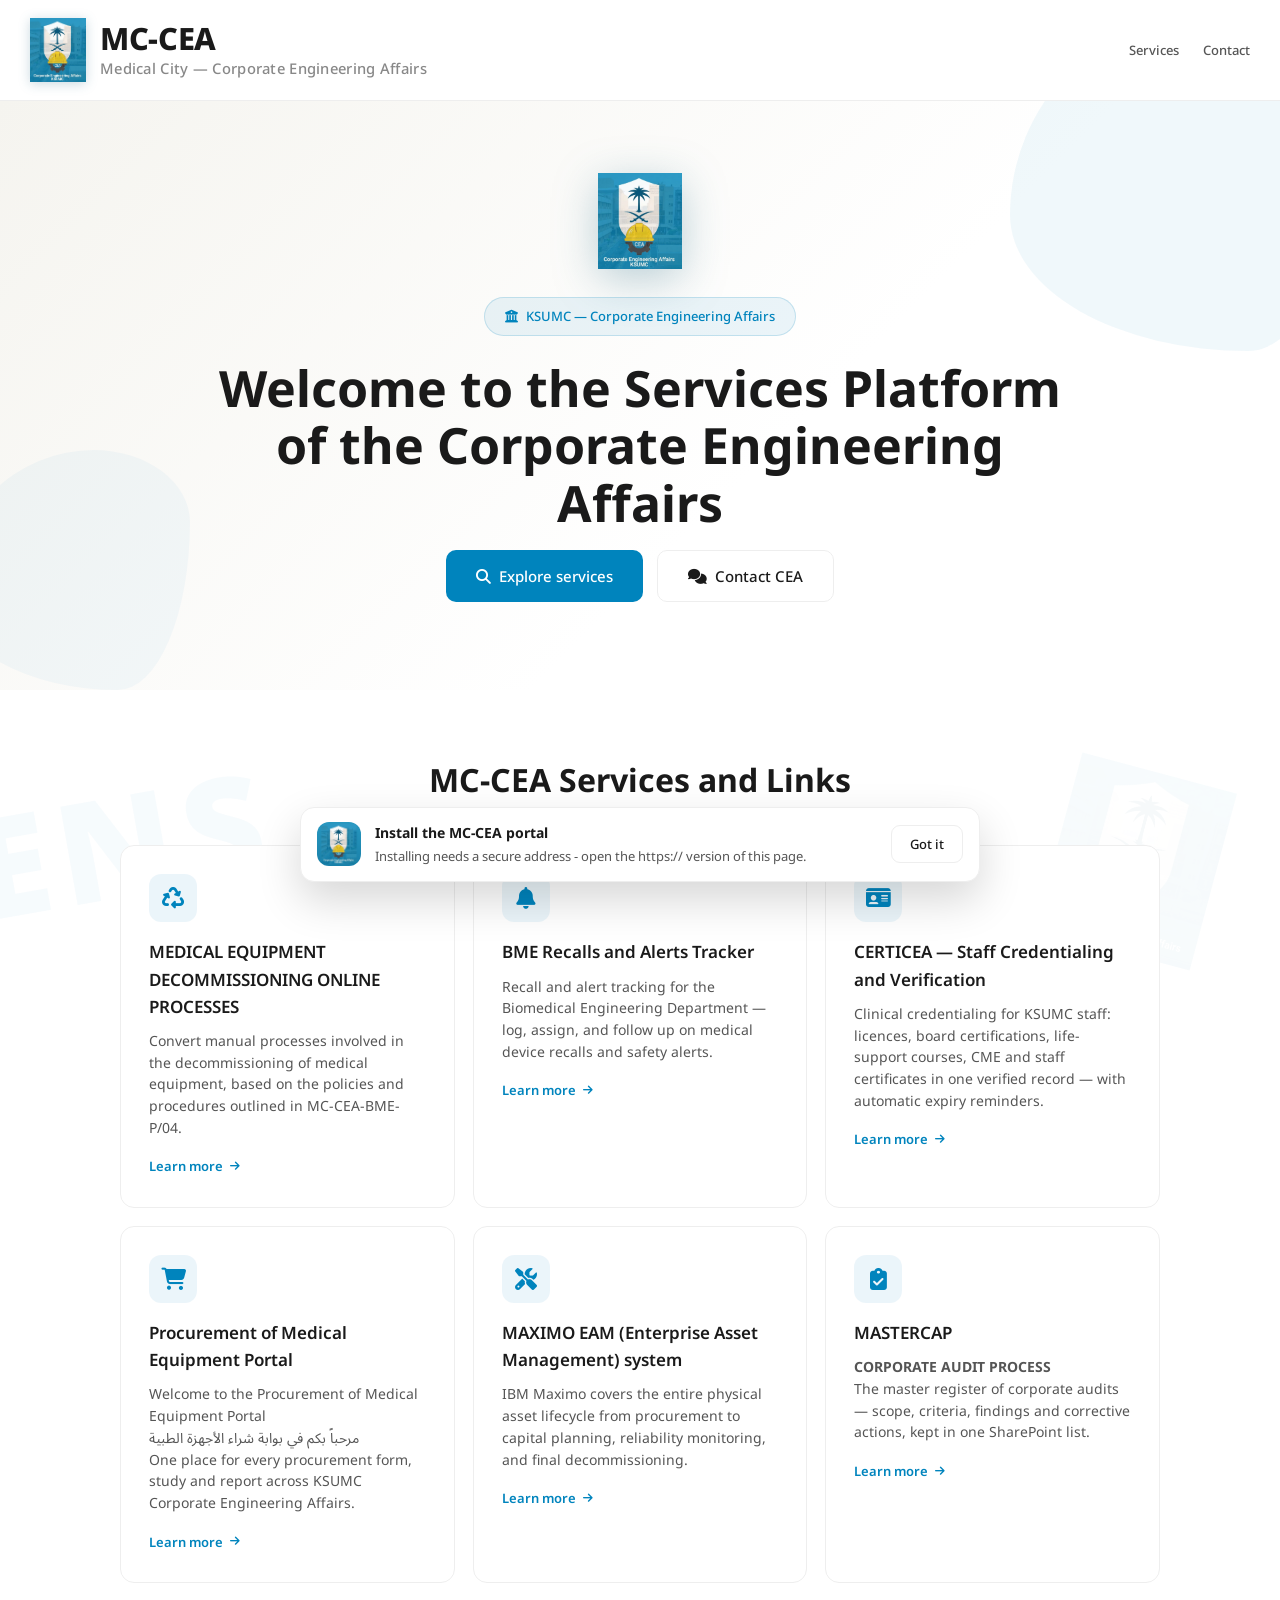
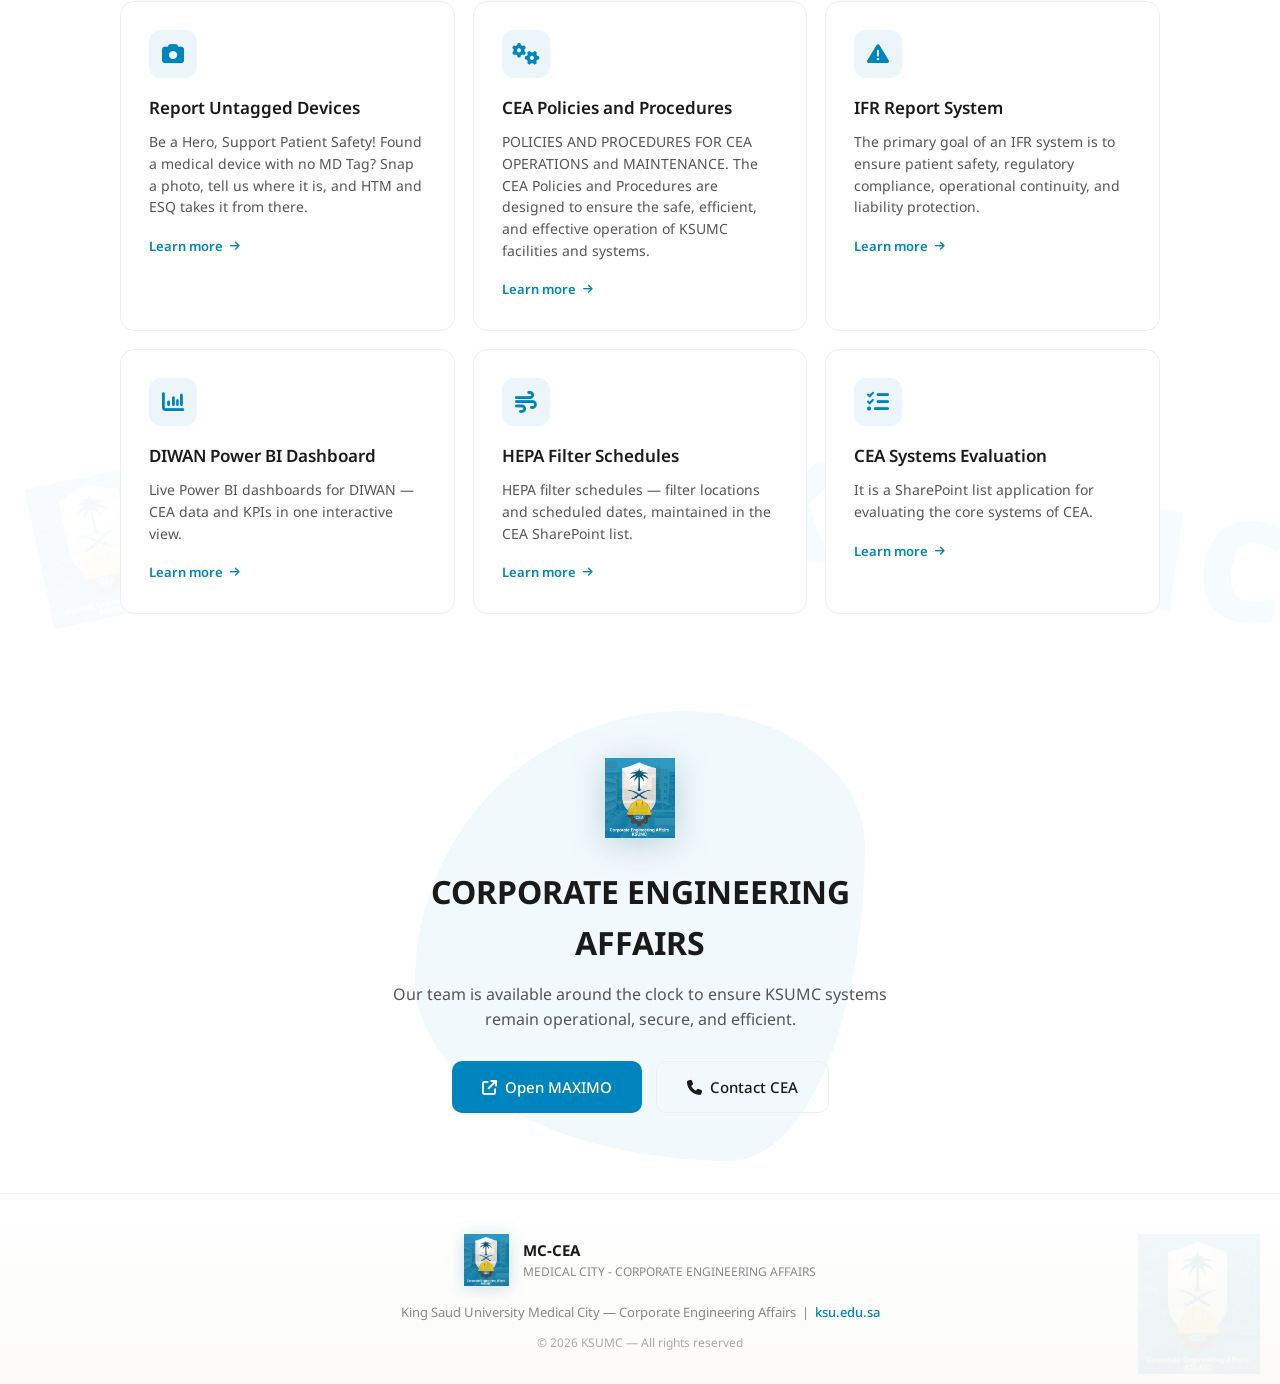
<file: index.html>
<!DOCTYPE html>
<html lang="en" dir="ltr">
<head>
<meta charset="UTF-8">
<meta name="viewport" content="width=device-width, initial-scale=1.0">
<title>MC-CEA | Medical City — Corporate Engineering Affairs</title>
<!-- browser icon -->
<link rel="icon" href="favicon.ico" sizes="any">
<link rel="icon" href="img/icon-192.png" type="image/png" sizes="192x192">
<link rel="apple-touch-icon" href="img/apple-touch-icon.png">

<!-- installable app (PWA) -->
<link rel="manifest" href="manifest.json">
<meta name="theme-color" content="#0084BD">
<meta name="mobile-web-app-capable" content="yes">
<meta name="apple-mobile-web-app-capable" content="yes">
<meta name="apple-mobile-web-app-title" content="MC-CEA">


<!-- fonts -->
<link rel="preconnect" href="https://fonts.googleapis.com">
<link rel="preconnect" href="https://fonts.gstatic.com" crossorigin>
<link href="https://fonts.googleapis.com/css2?family=Noto+Sans:wght@400;500;600;700&family=Noto+Sans+Arabic:wght@400;500;600;700&display=swap" rel="stylesheet">

<!-- flat icons (font icons only - no inline SVG) -->
<link rel="preconnect" href="https://cdnjs.cloudflare.com">
<link rel="stylesheet" href="https://cdnjs.cloudflare.com/ajax/libs/font-awesome/6.5.2/css/all.min.css">

<!-- site styles -->
<link rel="stylesheet" href="css/style.css">
</head>
<body>

<!-- ===== HEADER ===== -->
<header class="ens-header">
  <a href="#" class="logo-lockup">
    <img src="img/ksumc-logo.png" alt="KSUMC Logo" class="logo-img">
    <div class="logo-text">
      <span class="main">MC-CEA</span>
      <span class="sub">Medical City — Corporate Engineering Affairs</span>
    </div>
  </a>
  <nav class="nav-links">
    <a href="#services">Services</a>
    <a href="#contact">Contact</a>
  </nav>
</header>

<!-- ===== HERO ===== -->
<section class="hero">
  <div class="fluid-blob hero-blob-1"></div>
  <div class="fluid-blob hero-blob-2"></div>

  <div class="hero-logo-wrap fade-in">
    <img src="img/ksumc-logo.png" alt="KSUMC" class="hero-logo">
  </div>

  <div class="hero-badge fade-in delay-1">
    <i class="fa-solid fa-building-columns" aria-hidden="true"></i>
    KSUMC — Corporate Engineering Affairs
  </div>

  <h1 class="fade-in delay-1">Welcome to the Services Platform of the Corporate Engineering Affairs</h1>

  <div class="hero-cta fade-in delay-3">
    <a href="#services" class="btn btn-primary">
      <i class="fa-solid fa-magnifying-glass" aria-hidden="true"></i> Explore services
    </a>
    <a href="#contact" class="btn btn-secondary">
      <i class="fa-solid fa-comments" aria-hidden="true"></i> Contact CEA
    </a>
  </div>
</section>

<!-- ===== SERVICES ===== -->
<section class="services" id="services">
  <div class="watermark watermark-ens">ENS</div>
  <div class="watermark watermark-ksumc">KSUMC</div>
  <img src="img/ksumc-logo.png" alt="" class="watermark-logo wm-1" aria-hidden="true">
  <img src="img/ksumc-logo.png" alt="" class="watermark-logo wm-2" aria-hidden="true">

  <div class="section-title fade-in">
    <h2>MC-CEA Services and Links</h2>
  </div>

  <div class="services-grid">
    <!-- Each card's href may point at an internal page (services/*.html), an external
         system (add target="_blank" rel="noopener"), or "#" as a placeholder. -->
    <a href="https://ksusa.sharepoint.com/sites/CEA/decom/" target="_blank" rel="noopener" class="service-card fade-in delay-1">
      <div class="service-icon"><i class="fa-solid fa-recycle" aria-hidden="true"></i></div>
      <h3>MEDICAL EQUIPMENT DECOMMISSIONING ONLINE PROCESSES</h3>
      <p>Convert manual processes involved in the decommissioning of medical equipment, based on the policies and procedures outlined in MC-CEA-BME-P/04.</p>
      <span class="service-link">Learn more <i class="fa-solid fa-arrow-right" aria-hidden="true"></i></span>
    </a>

    <a href="https://ksusa.sharepoint.com/sites/BMERecallsandAlertsTracker/Lists/Recall%20Tracker%20List/AllItems.aspx" target="_blank" rel="noopener" class="service-card fade-in delay-1">
      <div class="service-icon"><i class="fa-solid fa-bell" aria-hidden="true"></i></div>
      <h3>BME Recalls and Alerts Tracker</h3>
      <p>Recall and alert tracking for the Biomedical Engineering Department — log, assign, and follow up on medical device recalls and safety alerts.</p>
      <span class="service-link">Learn more <i class="fa-solid fa-arrow-right" aria-hidden="true"></i></span>
    </a>

    <a href="https://mc-cea.ksu.edu.sa/certicea/" target="_blank" rel="noopener" class="service-card fade-in delay-2">
      <div class="service-icon"><i class="fa-solid fa-id-card" aria-hidden="true"></i></div>
      <h3>CERTICEA — Staff Credentialing and Verification</h3>
      <p>Clinical credentialing for KSUMC staff: licences, board certifications, life-support courses, CME and staff certificates in one verified record — with automatic expiry reminders.</p>
      <span class="service-link">Learn more <i class="fa-solid fa-arrow-right" aria-hidden="true"></i></span>
    </a>

    <a href="https://mc-cea.ksu.edu.sa/ceapra/" target="_blank" rel="noopener" class="service-card fade-in delay-2">
      <div class="service-icon"><i class="fa-solid fa-cart-shopping" aria-hidden="true"></i></div>
      <h3>Procurement of Medical Equipment Portal</h3>
      <p>Welcome to the Procurement of Medical Equipment Portal<br>
      <span lang="ar" dir="rtl">مرحباً بكم في بوابة شراء الأجهزة الطبية</span><br>
      One place for every procurement form, study and report across KSUMC Corporate Engineering Affairs.</p>
      <span class="service-link">Learn more <i class="fa-solid fa-arrow-right" aria-hidden="true"></i></span>
    </a>

    <a href="http://kksrv-maximo1.ksuhs.edu.sa/maximo/webclient/login/login.jsp" target="_blank" rel="noopener" class="service-card fade-in delay-1">
      <div class="service-icon"><i class="fa-solid fa-screwdriver-wrench" aria-hidden="true"></i></div>
      <h3>MAXIMO EAM (Enterprise Asset Management) system</h3>
      <p>IBM Maximo covers the entire physical asset lifecycle from procurement to capital planning, reliability monitoring, and final decommissioning.</p>
      <span class="service-link">Learn more <i class="fa-solid fa-arrow-right" aria-hidden="true"></i></span>
    </a>

    <a href="https://ksusa.sharepoint.com/sites/CEA/Lists/MasterCAP/AllItems.aspx" target="_blank" rel="noopener" class="service-card fade-in delay-2">
      <div class="service-icon"><i class="fa-solid fa-clipboard-check" aria-hidden="true"></i></div>
      <h3>MASTERCAP</h3>
      <p><strong>CORPORATE AUDIT PROCESS</strong><br>
      The master register of corporate audits — scope, criteria, findings and corrective actions, kept in one SharePoint list.</p>
      <span class="service-link">Learn more <i class="fa-solid fa-arrow-right" aria-hidden="true"></i></span>
    </a>

    <a href="https://mc-cea.ksu.edu.sa/tag/" class="service-card fade-in delay-4">
      <div class="service-icon"><i class="fa-solid fa-camera" aria-hidden="true"></i></div>
      <h3>Report Untagged Devices</h3>
      <p>Be a Hero, Support Patient Safety! Found a medical device with no MD Tag? Snap a photo, tell us where it is, and HTM and ESQ takes it from there.</p>
      <span class="service-link">Learn more <i class="fa-solid fa-arrow-right" aria-hidden="true"></i></span>
    </a>

    <a href="https://ksusa.sharepoint.com/sites/CEA/Shared%20Documents/Forms/AllItems.aspx?id=%2Fsites%2FCEA%2FShared%20Documents%2FPolicies%20and%20Procedures&viewid=0d7b0462%2Dcce2%2D4b46%2D9f7d%2D17d1a0d0dc08" class="service-card fade-in delay-1">
      <div class="service-icon"><i class="fa-solid fa-gears" aria-hidden="true"></i></div>
      <h3>CEA Policies and Procedures</h3>
      <p>POLICIES AND PROCEDURES FOR CEA OPERATIONS and MAINTENANCE. The CEA Policies and Procedures are designed to ensure the safe, efficient, and effective operation of KSUMC facilities and systems.
      </p>
      <span class="service-link">Learn more <i class="fa-solid fa-arrow-right" aria-hidden="true"></i></span>
    </a>

    <a href="services/ifr-report-system.html" class="service-card fade-in delay-2">
      <div class="service-icon"><i class="fa-solid fa-triangle-exclamation" aria-hidden="true"></i></div>
      <h3>IFR Report System</h3>
      <p>The primary goal of an IFR system is to ensure patient safety, regulatory compliance, operational continuity, and liability protection.</p>
      <span class="service-link">Learn more <i class="fa-solid fa-arrow-right" aria-hidden="true"></i></span>
    </a>

    <a href="https://app.powerbi.com/links/LBjy5vqFun?ctid=bd79fc33-b46b-4fbb-9d73-cd0f06921bdd&pbi_source=linkShare&bookmarkGuid=ae4707c2-c581-4c6b-b3df-75370e1f3c6b" target="_blank" rel="noopener" class="service-card fade-in delay-3">
      <div class="service-icon"><i class="fa-solid fa-chart-column" aria-hidden="true"></i></div>
      <h3>DIWAN Power BI Dashboard</h3>
      <p>Live Power BI dashboards for DIWAN — CEA data and KPIs in one interactive view.</p>
      <span class="service-link">Learn more <i class="fa-solid fa-arrow-right" aria-hidden="true"></i></span>
    </a>

    <a href="https://ksusa.sharepoint.com/sites/CEA/Lists/HEPA%20101/AllItems.aspx?env=WebViewList" target="_blank" rel="noopener" class="service-card fade-in delay-4">
      <div class="service-icon"><i class="fa-solid fa-wind" aria-hidden="true"></i></div>
      <h3>HEPA Filter Schedules</h3>
      <p>HEPA filter schedules — filter locations and scheduled dates, maintained in the CEA SharePoint list.</p>
      <span class="service-link">Learn more <i class="fa-solid fa-arrow-right" aria-hidden="true"></i></span>
    </a>

    <a href="https://ksusa.sharepoint.com/sites/CEA/Lists/CEASEvaluation/AllItems.aspx" target="_blank" rel="noopener" class="service-card fade-in delay-2">
      <div class="service-icon"><i class="fa-solid fa-list-check" aria-hidden="true"></i></div>
      <h3>CEA Systems Evaluation</h3>
      <p>It is a SharePoint list application for evaluating the core systems of CEA.</p>
      <span class="service-link">Learn more <i class="fa-solid fa-arrow-right" aria-hidden="true"></i></span>
    </a>

  </div>
</section>

<!-- ===== CTA ===== -->
<section class="cta-section" id="contact">
  <div class="fluid-blob cta-blob"></div>
  <div class="cta-content fade-in">
    <img src="img/ksumc-logo.png" alt="KSUMC" class="cta-logo">
    <h2>CORPORATE ENGINEERING AFFAIRS</h2>
    <p>Our team is available around the clock to ensure KSUMC systems remain operational, secure, and efficient.</p>
    <div class="hero-cta">
      <a href="http://kksrv-maximo1.ksuhs.edu.sa/maximo/webclient/login/login.jsp" target="_blank" rel="noopener" class="btn btn-primary">
        <i class="fa-solid fa-arrow-up-right-from-square" aria-hidden="true"></i> Open MAXIMO
      </a>
      <a href="tel:+966114675000" class="btn btn-secondary">
        <i class="fa-solid fa-phone" aria-hidden="true"></i> Contact CEA
      </a>
    </div>
  </div>
</section>

<!-- ===== FOOTER ===== -->
<footer class="footer">
  <img src="img/ksumc-logo.png" alt="" class="footer-watermark" aria-hidden="true">

  <div class="footer-top">
    <img src="img/ksumc-logo.png" alt="KSUMC Logo" class="footer-logo-img">
    <div class="footer-brand">
      <div class="name">MC-CEA</div>
      <div class="dept">MEDICAL CITY - CORPORATE ENGINEERING AFFAIRS</div>
    </div>
  </div>

  <div class="footer-links">
    King Saud University Medical City — Corporate Engineering Affairs &nbsp;|&nbsp;
    <a href="https://www.ksu.edu.sa" target="_blank" rel="noopener">ksu.edu.sa</a>
  </div>
  <div class="footer-copy">
    © 2026 KSUMC — All rights reserved
  </div>
</footer>

<!-- install prompt: first visit only -->
<script src="js/pwa.js" defer></script>

</body>
</html>
</file>
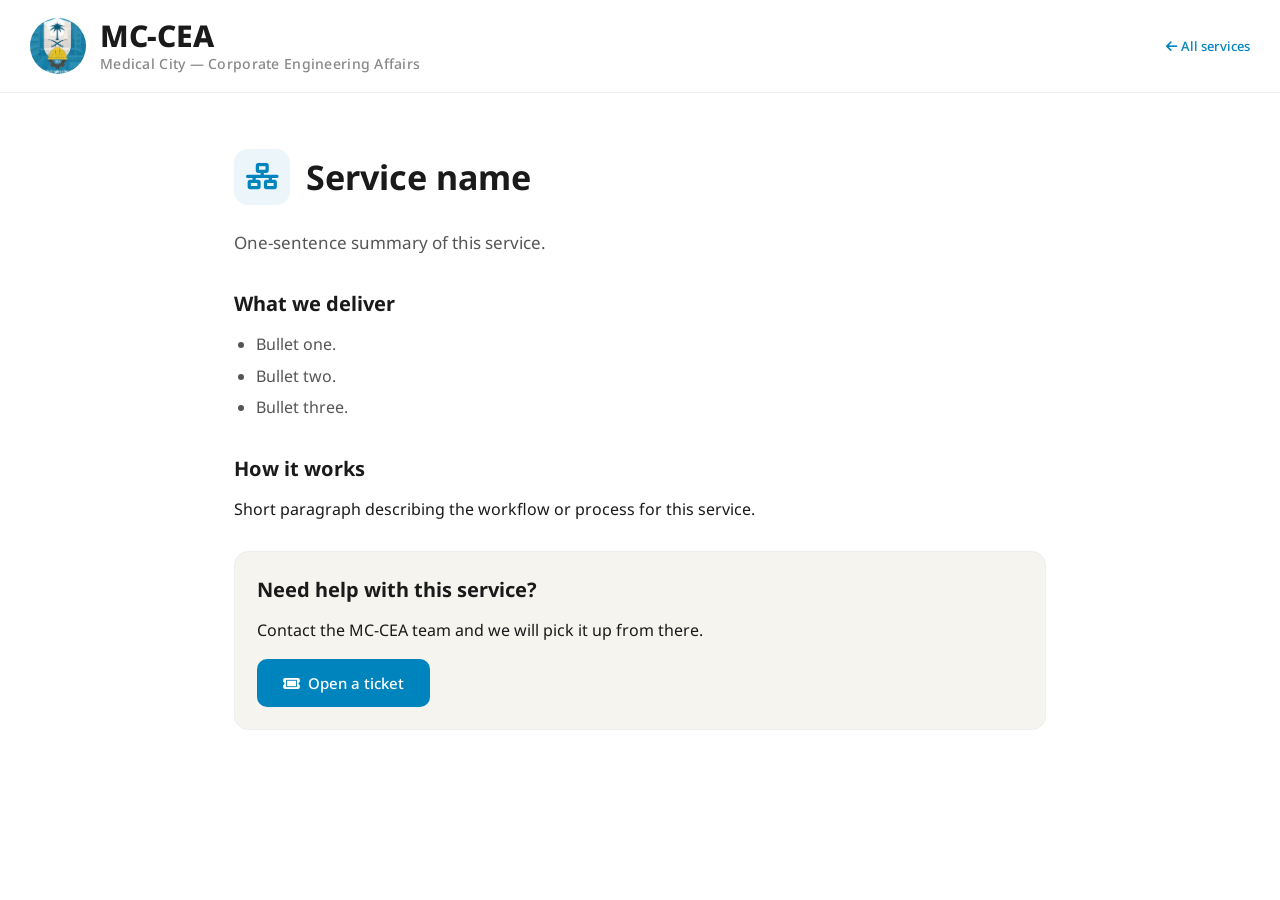
<file: services/_template.html>
<!DOCTYPE html>
<html lang="en" dir="ltr">
<head>
<meta charset="UTF-8">
<meta name="viewport" content="width=device-width, initial-scale=1.0">
<!-- TEMPLATE: copy this file, rename it (e.g. network-infrastructure.html) and edit the lines marked EDIT: -->
<title>Service name — MC-CEA</title>
<!-- browser icon -->
<link rel="icon" href="../favicon.ico" sizes="any">
<link rel="icon" href="../img/icon-192.png" type="image/png" sizes="192x192">
<link rel="apple-touch-icon" href="../img/apple-touch-icon.png">

<!-- installable app (PWA) -->
<link rel="manifest" href="../manifest.json">
<meta name="theme-color" content="#0084BD">
<meta name="mobile-web-app-capable" content="yes">
<meta name="apple-mobile-web-app-capable" content="yes">
<meta name="apple-mobile-web-app-title" content="MC-CEA">


<!-- fonts -->
<link rel="preconnect" href="https://fonts.googleapis.com">
<link rel="preconnect" href="https://fonts.gstatic.com" crossorigin>
<link href="https://fonts.googleapis.com/css2?family=Noto+Sans:wght@400;500;600;700&family=Noto+Sans+Arabic:wght@400;500;600;700&display=swap" rel="stylesheet">

<!-- flat icons (font icons only - no inline SVG) -->
<link rel="preconnect" href="https://cdnjs.cloudflare.com">
<link rel="stylesheet" href="https://cdnjs.cloudflare.com/ajax/libs/font-awesome/6.5.2/css/all.min.css">

<!-- site styles -->
<link rel="stylesheet" href="../css/service.css">
</head>
<body>

<header class="ens-header">
  <a href="../index.html" class="logo-lockup">
    <img src="../img/ksumc-logo.png" alt="KSUMC Logo" class="logo-img">
    <div class="logo-text">
      <span class="main">MC-CEA</span>
      <span class="sub">Medical City — Corporate Engineering Affairs</span>
    </div>
  </a>
  <a href="../index.html#services" class="back"><i class="fa-solid fa-arrow-left" aria-hidden="true"></i>All services</a>
</header>

<main class="page">
  <div class="page-head">
    <!-- EDIT: icon - any fa-solid class from fontawesome.com/icons -->
    <div class="page-icon"><i class="fa-solid fa-network-wired" aria-hidden="true"></i></div>
    <!-- EDIT: page title -->
    <h1>Service name</h1>
  </div>

  <!-- EDIT: one-line summary -->
  <p class="lede">One-sentence summary of this service.</p>

  <!-- EDIT: body copy -->
  <h2>What we deliver</h2>
  <ul>
    <li>Bullet one.</li>
    <li>Bullet two.</li>
    <li>Bullet three.</li>
  </ul>

  <h2>How it works</h2>
  <p>Short paragraph describing the workflow or process for this service.</p>

  <div class="card">
    <h2 style="margin-top:0">Need help with this service?</h2>
    <p>Contact the MC-CEA team and we will pick it up from there.</p>
    <a class="btn" href="mailto:ens-support@ksumc.edu.sa"><i class="fa-solid fa-ticket" aria-hidden="true"></i>Open a ticket</a>
  </div>
</main>

<!-- install prompt: first visit only -->
<script src="../js/pwa.js" defer></script>

</body>
</html>
</file>
<file: css/style.css>
/* ---------------------------------------------------------------------------
   MC-CEA — Medical City · Corporate Engineering Affairs (KSUMC)
   Stylesheet for index.html and services/*.html
   Re-skin the whole site from the tokens below.
   --------------------------------------------------------------------------- */

:root {
  --ksu-blue: #0084BD;
  --ksu-blue-light: #00A3E0;
  --ksu-cream: #E3E0D2;
  --ksu-cream-light: #F5F4EF;
  --ksu-grey: #748995;
  --ksu-grey-light: #B0BEC5;
  --text-primary: #1a1a1a;
  --text-secondary: #555;
  --text-tertiary: #888;
  --text-quaternary: #aaa;
  --surface-elevated: #fff;
  --border-default: #eee;
  --font-sans: 'Noto Sans', 'Noto Sans Arabic', -apple-system, BlinkMacSystemFont, 'Segoe UI', sans-serif;
}

/* ---------- base ---------- */
* { margin: 0; padding: 0; box-sizing: border-box; }
body {
  font-family: var(--font-sans);
  color: var(--text-primary);
  line-height: 1.6;
  overflow-x: hidden;
  background: #fff;
}

/* ---------- motion ---------- */
@keyframes fluidMorph {
  0% { border-radius: 60% 40% 30% 70% / 60% 30% 70% 40%; }
  50% { border-radius: 30% 60% 70% 40% / 50% 60% 30% 60%; }
  100% { border-radius: 60% 40% 30% 70% / 60% 30% 70% 40%; }
}
@keyframes float {
  0%, 100% { transform: translateY(0); }
  50% { transform: translateY(-12px); }
}
@keyframes fadeInUp {
  from { opacity: 0; transform: translateY(24px); }
  to { opacity: 1; transform: translateY(0); }
}
.fade-in { opacity: 0; animation: fadeInUp .7s ease-out forwards; }
.delay-1 { animation-delay: .1s; }
.delay-2 { animation-delay: .2s; }
.delay-3 { animation-delay: .3s; }
.delay-4 { animation-delay: .4s; }

.fluid-blob {
  position: absolute;
  z-index: 0;
  border-radius: 60% 40% 30% 70% / 60% 30% 70% 40%;
  animation: fluidMorph 8s ease-in-out infinite;
  pointer-events: none;
}

/* ---------- header ---------- */
.ens-header {
  position: sticky;
  top: 0;
  z-index: 100;
  display: flex;
  align-items: center;
  justify-content: space-between;
  padding: 18px 30px;
  background: rgba(255, 255, 255, .92);
  backdrop-filter: blur(12px);
  -webkit-backdrop-filter: blur(12px);
  border-bottom: 1px solid var(--border-default);
}
.logo-lockup { display: flex; align-items: center; gap: 14px; text-decoration: none; }
.logo-img {
  height: 64px; width: auto;
  flex-shrink: 0;
  filter: drop-shadow(0 2px 6px rgba(13, 88, 120, .22));
}
.logo-text { display: flex; flex-direction: column; line-height: 1.25; }
.logo-text .main {
  font-size: clamp(22px, 2.4vw, 32px);
  font-weight: 800;
  line-height: 1.1;
  letter-spacing: -.01em;
  color: var(--text-primary);
}
.logo-text .sub {
  font-size: clamp(12px, 1.15vw, 15px);
  font-weight: 500;
  letter-spacing: .02em;
  margin-top: 3px;
  color: var(--text-tertiary);
}
.nav-links { display: flex; align-items: center; gap: 24px; }
.nav-links a {
  position: relative;
  font-size: 13px;
  font-weight: 500;
  color: var(--text-secondary);
  text-decoration: none;
  transition: color .2s;
}
.nav-links a::after {
  content: '';
  position: absolute;
  bottom: -4px; left: 0;
  width: 0; height: 2px;
  background: var(--ksu-blue);
  transition: width .25s ease;
}
.nav-links a:hover { color: var(--ksu-blue); }
.nav-links a:hover::after { width: 100%; }

/* ---------- hero ---------- */
.hero {
  position: relative;
  padding: 72px 24px 88px;
  text-align: center;
  overflow: hidden;
  background: linear-gradient(135deg, var(--ksu-cream-light) 0%, transparent 60%);
}
.hero-blob-1 { width: 340px; height: 340px; background: rgba(0, 132, 189, .06); top: -90px; right: -70px; }
.hero-blob-2 { width: 240px; height: 240px; background: rgba(0, 132, 189, .04); bottom: 0; left: -50px; animation-delay: -3s; }
.hero-logo-wrap { display: flex; justify-content: center; margin-bottom: 28px; position: relative; z-index: 1; }
.hero-logo {
  height: 96px; width: auto;
  filter: drop-shadow(0 10px 22px rgba(13, 88, 120, .28));
  animation: float 5s ease-in-out infinite;
}
.hero-badge {
  display: inline-flex;
  align-items: center;
  gap: 8px;
  padding: 8px 20px;
  margin-bottom: 24px;
  position: relative;
  z-index: 1;
  border-radius: 100px;
  background: rgba(0, 132, 189, .08);
  border: 1px solid rgba(0, 132, 189, .18);
  color: var(--ksu-blue);
  font-size: 13px;
  font-weight: 500;
}
.hero-badge i { font-size: 13px; }
.hero h1 {
  position: relative;
  z-index: 1;
  max-width: 900px;
  margin: 0 auto 18px;
  font-size: clamp(30px, 5.5vw, 50px);
  font-weight: 700;
  line-height: 1.15;
  color: var(--text-primary);
}
.hero-cta {
  display: inline-flex;
  flex-wrap: wrap;
  justify-content: center;
  gap: 14px;
  position: relative;
  z-index: 1;
}

/* ---------- buttons ---------- */
.btn {
  display: inline-flex;
  align-items: center;
  gap: 8px;
  padding: 13px 30px;
  border: none;
  border-radius: 10px;
  font-family: inherit;
  font-size: 15px;
  font-weight: 500;
  text-decoration: none;
  cursor: pointer;
  transition: all .2s ease;
}
.btn i { font-size: 15px; }
.btn-primary { background: var(--ksu-blue); color: #fff; }
.btn-primary:hover {
  background: var(--ksu-blue-light);
  transform: translateY(-2px);
  box-shadow: 0 6px 20px rgba(0, 132, 189, .25);
}
.btn-secondary { background: transparent; color: var(--text-primary); border: 1.5px solid var(--border-default); }
.btn-secondary:hover { border-color: var(--ksu-blue); color: var(--ksu-blue); background: rgba(0, 132, 189, .03); }

/* ---------- section headings ---------- */
.section-title { position: relative; z-index: 1; text-align: center; margin-bottom: 40px; }
.section-title h2 { font-size: clamp(24px, 4vw, 32px); font-weight: 700; margin: 0 0 10px; }
.section-title p { font-size: 16px; color: var(--text-secondary); margin: 0; }

/* ---------- services ---------- */
.services { position: relative; padding: 64px 24px; overflow: hidden; }
.watermark {
  position: absolute;
  z-index: 0;
  font-size: 140px;
  font-weight: 900;
  letter-spacing: 10px;
  color: rgba(0, 132, 189, .035);
  white-space: nowrap;
  user-select: none;
  pointer-events: none;
}
.watermark-ens { top: 40px; left: -30px; transform: rotate(-10deg); }
.watermark-ksumc { bottom: 30px; right: -20px; transform: rotate(8deg); }
.watermark-logo { position: absolute; z-index: 0; opacity: .04; pointer-events: none; user-select: none; }
.wm-1 { width: 160px; top: 80px; right: 5%; transform: rotate(15deg); }
.wm-2 { width: 125px; bottom: 60px; left: 3%; transform: rotate(-12deg); }

.services-grid {
  position: relative;
  z-index: 1;
  display: grid;
  grid-template-columns: repeat(auto-fit, minmax(280px, 1fr));
  gap: 18px;
  max-width: 1040px;
  margin: 0 auto;
}
/* each card is a link - the href is the edit point */
.service-card {
  display: block;
  position: relative;
  overflow: hidden;
  padding: 28px;
  border: 1px solid var(--border-default);
  border-radius: 14px;
  background: var(--surface-elevated);
  color: inherit;
  text-decoration: none;
  cursor: pointer;
  transition: all .3s ease;
}
.service-card::before {
  content: '';
  position: absolute;
  top: 0; left: 0; right: 0;
  height: 3px;
  background: var(--ksu-blue);
  transform: scaleX(0);
  transition: transform .35s ease;
}
.service-card:hover::before { transform: scaleX(1); }
.service-card:hover,
.service-card:focus-visible {
  transform: translateY(-5px);
  border-color: rgba(0, 132, 189, .25);
  box-shadow: 0 16px 40px rgba(0, 0, 0, .09);
}
.service-icon {
  display: inline-flex;
  align-items: center;
  justify-content: center;
  width: 48px; height: 48px;
  margin-bottom: 16px;
  border-radius: 12px;
  background: rgba(0, 132, 189, .08);
  color: var(--ksu-blue);
}
.service-icon i { font-size: 22px; line-height: 1; }
.service-card h3 { font-size: 17px; font-weight: 600; margin: 0 0 10px; }
.service-card p { font-size: 14px; line-height: 1.55; color: var(--text-secondary); margin: 0; }
.service-link {
  display: inline-flex;
  align-items: center;
  gap: 7px;
  margin-top: 18px;
  font-size: 13px;
  font-weight: 600;
  color: var(--ksu-blue);
}
.service-link i { font-size: 11px; transition: transform .25s ease; }
.service-card:hover .service-link i { transform: translateX(4px); }

/* ---------- call to action ---------- */
.cta-section { position: relative; padding: 80px 24px; text-align: center; overflow: hidden; }
.cta-blob { width: 450px; height: 450px; background: rgba(0, 132, 189, .05); top: 50%; left: 50%; transform: translate(-50%, -50%); z-index: 0; }
.cta-content { position: relative; z-index: 1; max-width: 540px; margin: 0 auto; }
.cta-content h2 { font-size: clamp(24px, 4vw, 32px); font-weight: 700; margin: 0 0 14px; }
.cta-content p { font-size: 16px; line-height: 1.6; color: var(--text-secondary); margin: 0 0 28px; }
.cta-logo {
  height: 80px; width: auto;
  margin-bottom: 20px;
  filter: drop-shadow(0 6px 18px rgba(13, 88, 120, .24));
}

/* ---------- footer ---------- */
.footer {
  position: relative;
  padding: 40px 24px 32px;
  text-align: center;
  border-top: 1px solid var(--border-default);
  background: linear-gradient(180deg, transparent, rgba(227, 224, 210, .15));
}
.footer-watermark {
  position: absolute;
  bottom: 10px; right: 20px;
  height: 140px; width: auto;
  opacity: .06;
  pointer-events: none;
  user-select: none;
}
.footer-top { display: flex; align-items: center; justify-content: center; gap: 14px; margin-bottom: 16px; }
.footer-logo-img {
  height: 52px; width: auto;
  filter: drop-shadow(0 2px 8px rgba(13, 88, 120, .2));
}
.footer-brand { text-align: left; }
.footer-brand .name { font-size: 15px; font-weight: 700; color: var(--text-primary); }
.footer-brand .dept { font-size: 12px; color: var(--text-tertiary); }
.footer-links { font-size: 13px; color: var(--text-tertiary); margin-bottom: 10px; }
.footer-links a { font-weight: 500; color: var(--ksu-blue); text-decoration: none; }
.footer-copy { font-size: 12px; color: var(--text-quaternary); }

/* ---------- accessibility ---------- */
a:focus-visible,
.btn:focus-visible {
  outline: 2px solid var(--ksu-blue);
  outline-offset: 3px;
  border-radius: 10px;
}

/* ---------- install prompt (PWA) ---------- */
.install-bar {
  position: fixed;
  left: 50%;
  bottom: 18px;
  z-index: 200;
  transform: translateX(-50%);
  display: flex;
  align-items: center;
  gap: 14px;
  width: min(680px, calc(100% - 32px));
  padding: 14px 16px;
  border: 1px solid var(--border-default);
  border-radius: 14px;
  background: var(--surface-elevated);
  box-shadow: 0 18px 44px rgba(0, 0, 0, .16);
}
.install-bar[hidden] { display: none; }
.install-bar__icon { width: 44px; height: 44px; flex-shrink: 0; border-radius: 12px; }
.install-bar__text { display: flex; flex-direction: column; gap: 2px; min-width: 0; }
.install-bar__text strong { font-size: 14px; }
.install-bar__text span { font-size: 13px; color: var(--text-secondary); }
.install-bar__actions { display: flex; gap: 8px; margin-left: auto; flex-shrink: 0; }
.install-bar .btn { padding: 9px 18px; font-size: 13px; border-radius: 9px; }

/* ---------- responsive ---------- */
@media (max-width: 640px) {
  .ens-header { padding: 12px 16px; }
  .logo-img { height: 48px; width: auto; }
  .logo-text .main { font-size: 20px; }
  .logo-text .sub { font-size: 11px; }
  .nav-links { display: none; }
  .hero { padding: 48px 16px 64px; }
  .hero-logo { height: 76px; width: auto; }
  .services { padding: 40px 16px; }
  .cta-section { padding: 56px 16px; }
  .watermark { font-size: 70px; }
  .wm-1, .wm-2 { width: 80px; }
  .footer-top { flex-direction: column; text-align: center; }
  .footer-brand { text-align: center; }
  .install-bar { flex-wrap: wrap; bottom: 12px; padding: 12px; }
  .install-bar__actions { width: 100%; margin-left: 0; }
  .install-bar .btn { flex: 1; justify-content: center; }
}

@media (prefers-reduced-motion: reduce) {
  *, *::before, *::after {
    animation-duration: .01ms !important;
    animation-iteration-count: 1 !important;
    transition-duration: .01ms !important;
  }
  .fade-in { opacity: 1; }
}
</file>
<file: css/service.css>
/* ---------------------------------------------------------------------------
   MC-CEA — service detail pages (services/*.html)
   Pairs with ../css/style.css tokens; this file only styles the page body.
   --------------------------------------------------------------------------- */

:root {
  --ksu-blue: #0084BD;
  --ksu-blue-light: #00A3E0;
  --ksu-cream-light: #F5F4EF;
  --text-primary: #1a1a1a;
  --text-secondary: #555;
  --text-tertiary: #888;
  --border-default: #eee;
  --font-sans: 'Noto Sans', 'Noto Sans Arabic', -apple-system, BlinkMacSystemFont, 'Segoe UI', sans-serif;
}

* { margin: 0; padding: 0; box-sizing: border-box; }
body { font-family: var(--font-sans); color: var(--text-primary); line-height: 1.6; background: #fff; }

/* ---------- header (matches index.html) ---------- */
.ens-header {
  position: sticky;
  top: 0;
  z-index: 100;
  display: flex;
  align-items: center;
  justify-content: space-between;
  padding: 18px 30px;
  background: rgba(255, 255, 255, .92);
  backdrop-filter: blur(12px);
  -webkit-backdrop-filter: blur(12px);
  border-bottom: 1px solid var(--border-default);
}
.logo-lockup { display: flex; align-items: center; gap: 14px; text-decoration: none; }
.logo-img { width: 56px; height: 56px; flex-shrink: 0; border-radius: 50%; object-fit: cover; }
.logo-text { display: flex; flex-direction: column; line-height: 1.25; }
.logo-text .main {
  font-size: clamp(22px, 2.4vw, 30px);
  font-weight: 800;
  line-height: 1.1;
  letter-spacing: -.01em;
  color: var(--text-primary);
}
.logo-text .sub {
  font-size: clamp(12px, 1.15vw, 14px);
  font-weight: 500;
  letter-spacing: .02em;
  margin-top: 3px;
  color: var(--text-tertiary);
}
.back { font-size: 13px; font-weight: 500; color: var(--ksu-blue); text-decoration: none; }
.back i { margin-right: 4px; }

/* ---------- page body ---------- */
.page { max-width: 860px; margin: 0 auto; padding: 56px 24px 80px; }
.page-head { display: flex; align-items: center; gap: 16px; margin-bottom: 24px; }
.page-icon {
  display: inline-flex;
  align-items: center;
  justify-content: center;
  width: 56px; height: 56px;
  flex-shrink: 0;
  border-radius: 14px;
  background: rgba(0, 132, 189, .08);
  color: var(--ksu-blue);
}
.page-icon i { font-size: 26px; line-height: 1; }
h1 { font-size: clamp(24px, 4vw, 34px); font-weight: 700; line-height: 1.2; }
.lede { font-size: 17px; color: var(--text-secondary); margin-bottom: 28px; }
h2 { font-size: 20px; font-weight: 700; margin: 32px 0 12px; }
ul { padding-left: 22px; color: var(--text-secondary); }
li { margin-bottom: 6px; }

.card {
  margin-top: 28px;
  padding: 22px;
  border: 1px solid var(--border-default);
  border-radius: 14px;
  background: var(--ksu-cream-light);
}
.btn {
  display: inline-flex;
  align-items: center;
  gap: 8px;
  margin-top: 16px;
  padding: 12px 26px;
  border-radius: 10px;
  font-size: 15px;
  font-weight: 500;
  text-decoration: none;
  background: var(--ksu-blue);
  color: #fff;
}
.btn:hover { background: var(--ksu-blue-light); }

/* ---------- accessibility ---------- */
a:focus-visible,
.btn:focus-visible {
  outline: 2px solid var(--ksu-blue);
  outline-offset: 3px;
  border-radius: 10px;
}

/* ---------- responsive ---------- */
@media (max-width: 640px) {
  .ens-header { padding: 12px 16px; }
  .logo-img { width: 44px; height: 44px; }
  .logo-text .main { font-size: 20px; }
  .logo-text .sub { font-size: 11px; }
  .page { padding: 36px 16px 64px; }
}
</file>
